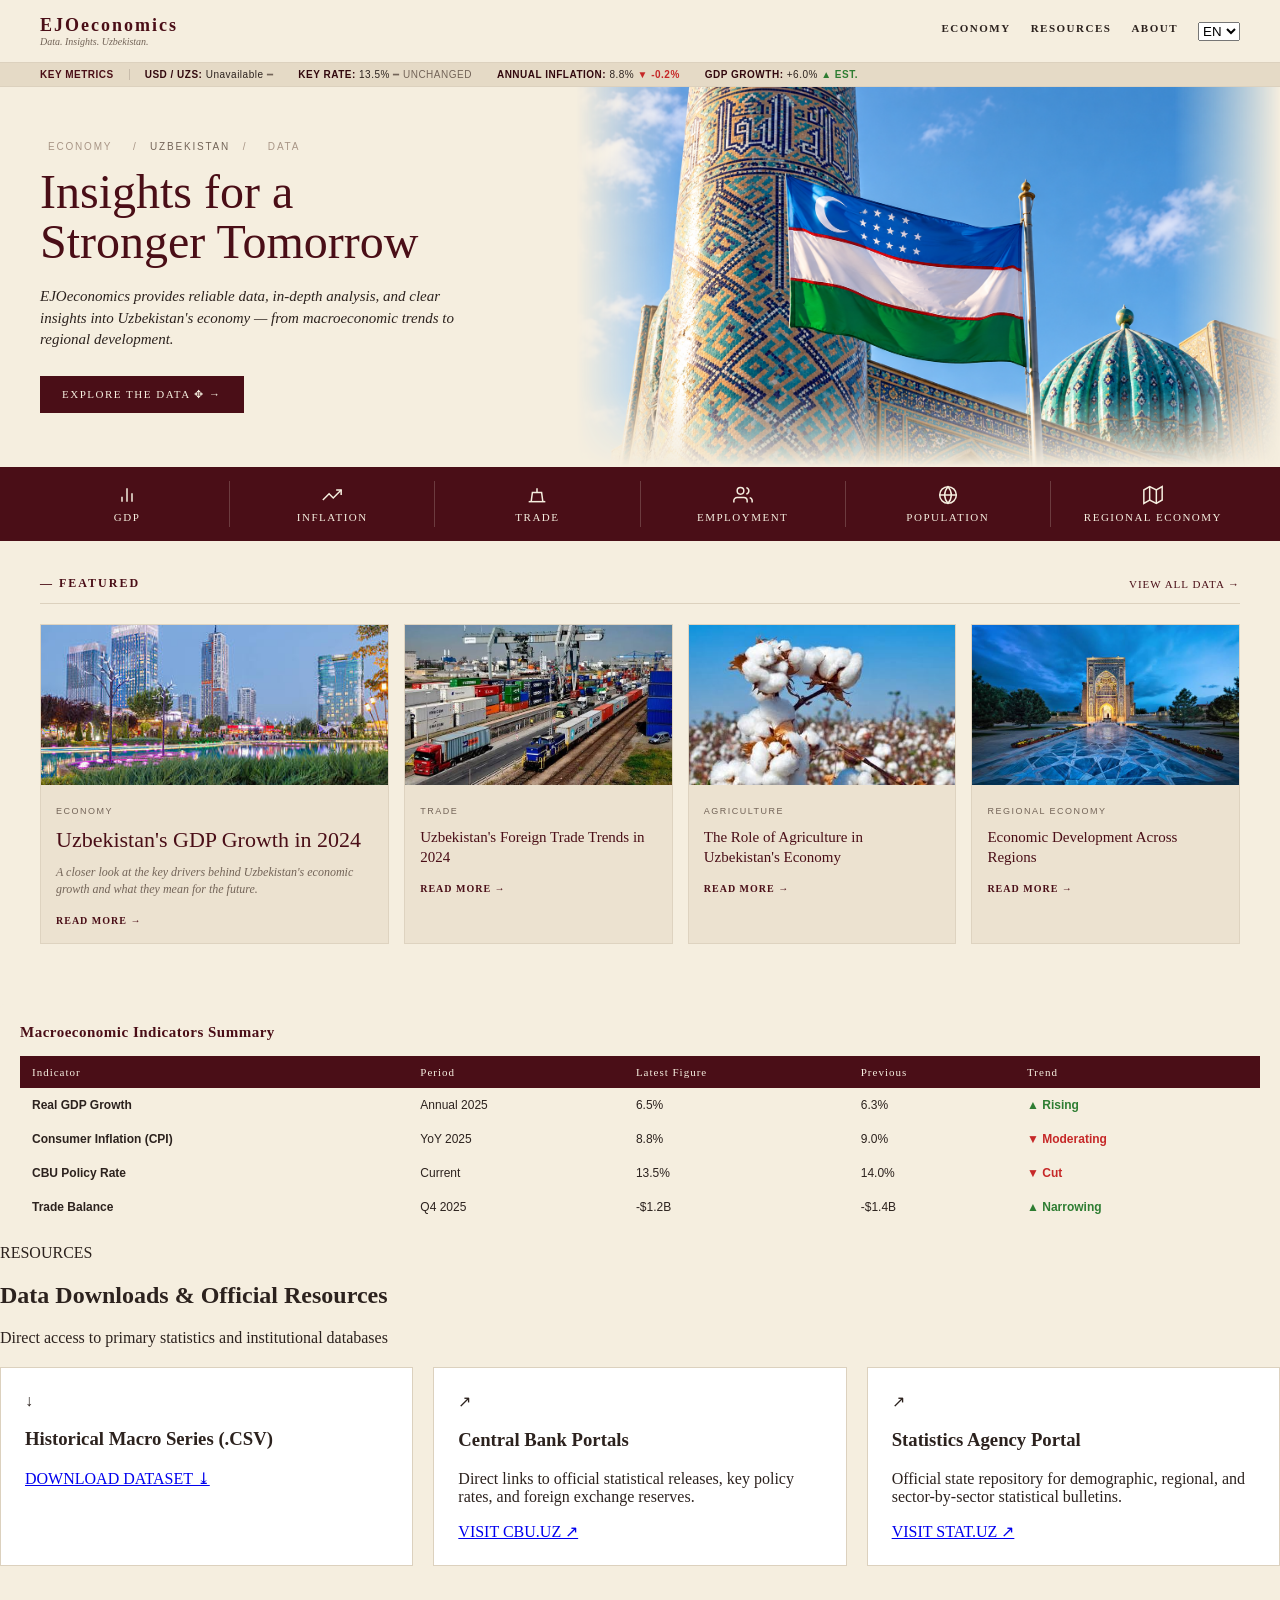
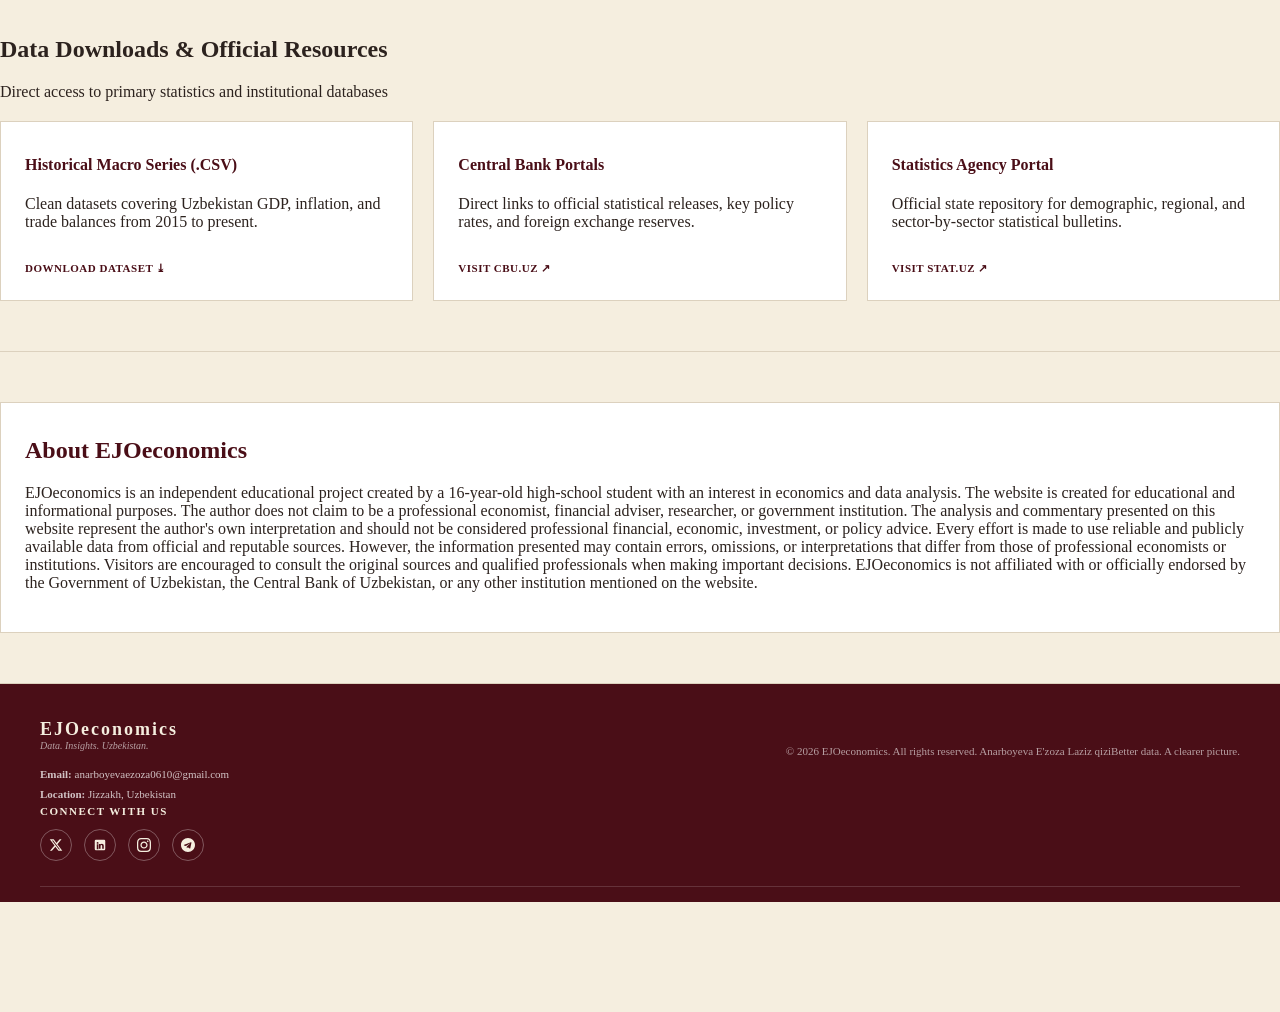
<file: EJOeconomics/index.html>
<!DOCTYPE html>
<html lang="en">

<head>
    <meta charset="UTF-8">
    <meta name="viewport" content="width=device-width, initial-scale=1.0">
    <title>EJOeconomics — Data. Insights. Uzbekistan.</title>
    <link rel="stylesheet" href="style.css">
</head>

<body>

    <!-- TOP NAVIGATION WITH UNIVERSAL DROPDOWNS -->
    <nav class="main-nav">
        <div class="logo-group">
            <div class="logo-text">
                <span class="logo-title">EJOeconomics</span>
                <span class="logo-tagline" data-i18n="logoTagline">Data. Insights. Uzbekistan.</span>
            </div>
        </div>

        <div class="nav-links">
           <div class="nav-links">
    <a href="#economy" data-i18n="navEconomy">ECONOMY</a>

    <a href="#resources" data-i18n="navResources">RESOURCES</a>

    <a href="#about" data-i18n="navAbout">ABOUT</a>
</div>
        <div class="nav-actions">
            <!-- LANGUAGE SWITCHER DROPDOWN -->
            <div class="lang-selector-container">
                <select id="languageSelect" class="lang-dropdown" onchange="changeLanguage(this.value)" aria-label="Select Language">
                    <option value="en" selected>EN</option>
                    <option value="uz">UZ</option>
                    <option value="ru">RU</option>
                </select>
            </div>

    </nav>

    <!-- REAL-TIME ECONOMIC TICKER BAR -->
    <div class="ticker-bar">
        <div class="ticker-label" data-i18n="keyMetrics">KEY METRICS</div>
        <div class="ticker-content">
            <span class="ticker-item"><strong>USD / UZS:</strong> <span id="usd-rate">Loading...</span> <span id="usd-change" class="neutral">━</span></span>
            <span class="ticker-item"><strong data-i18n="tickerKeyRate">KEY RATE:</strong> 13.5% <span class="neutral" data-i18n="unchanged">━ UNCHANGED</span></span>
            <span class="ticker-item"><strong data-i18n="tickerInflation">ANNUAL INFLATION:</strong> 8.8% <span class="down">▼ -0.2%</span></span>
            <span class="ticker-item"><strong data-i18n="tickerGdp">GDP GROWTH:</strong> +6.0% <span class="up" data-i18n="est">▲ EST.</span></span>
        </div>
    </div>

    <!-- HERO SECTION -->
    <section class="hero">
        <div class="hero-content">
            <div class="breadcrumb">
                <span data-i18n="navEconomy">ECONOMY</span> <span>/</span> UZBEKISTAN <span>/</span> <span data-i18n="navData">DATA</span>
            </div>
            <h1 data-i18n="heroTitle">Insights for a<br>Stronger Tomorrow</h1>
            <p class="hero-description" data-i18n="heroDesc">
                EJOeconomics provides reliable data, in-depth analysis,
                and clear insights into Uzbekistan's economy — from
                macroeconomic trends to regional development.
            </p>
            <a href="#data" class="hero-button">
                <span data-i18n="exploreData">EXPLORE THE DATA</span> <span>✥ →</span>
            </a>
        </div>

        <div class="hero-image">
            <img src="samarkandwithflag.png" alt="Samarkand Registan, Uzbekistan">
        </div>
    </section>

    <!-- TOPIC BAR -->
    <section class="topic-bar">
        <a href="#gdp">
            <svg class="topic-svg" viewBox="0 0 24 24" fill="none" stroke="currentColor" stroke-width="1.8">
                <line x1="18" y1="20" x2="18" y2="10"></line>
                <line x1="12" y1="20" x2="12" y2="4"></line>
                <line x1="6" y1="20" x2="6" y2="14"></line>
            </svg>
            <span data-i18n="topicGdp">GDP</span>
        </a>
        <a href="#inflation">
            <svg class="topic-svg" viewBox="0 0 24 24" fill="none" stroke="currentColor" stroke-width="1.8">
                <polyline points="23 6 13.5 15.5 8.5 10.5 1 18"></polyline>
                <polyline points="17 6 23 6 23 12"></polyline>
            </svg>
            <span data-i18n="topicInflation">INFLATION</span>
        </a>
        <a href="#trade">
            <svg class="topic-svg" viewBox="0 0 24 24" fill="none" stroke="currentColor" stroke-width="1.8">
                <path d="M2 20h20"></path>
                <path d="M5 20l1.5-11h11L19 20"></path>
                <path d="M12 4v5"></path>
            </svg>
            <span data-i18n="topicTrade">TRADE</span>
        </a>
        <a href="#employment">
            <svg class="topic-svg" viewBox="0 0 24 24" fill="none" stroke="currentColor" stroke-width="1.8">
                <path d="M17 21v-2a4 4 0 0 0-4-4H5a4 4 0 0 0-4 4v2"></path>
                <circle cx="9" cy="7" r="4"></circle>
                <path d="M23 21v-2a4 4 0 0 0-3-3.87"></path>
                <path d="M16 3.13a4 4 0 0 1 0 7.75"></path>
            </svg>
            <span data-i18n="topicEmployment">EMPLOYMENT</span>
        </a>
        <a href="#population">
            <svg class="topic-svg" viewBox="0 0 24 24" fill="none" stroke="currentColor" stroke-width="1.8">
                <circle cx="12" cy="12" r="10"></circle>
                <line x1="2" y1="12" x2="22" y2="12"></line>
                <path d="M12 2a15.3 15.3 0 0 1 4 10 15.3 15.3 0 0 1-4 10 15.3 15.3 0 0 1-4-10 15.3 15.3 0 0 1 4-10z"></path>
            </svg>
            <span data-i18n="topicPopulation">POPULATION</span>
        </a>
        <a href="regions.html">
            <svg class="topic-svg" viewBox="0 0 24 24" fill="none" stroke="currentColor" stroke-width="1.8">
                <polygon points="1 6 1 22 8 18 16 22 23 18 23 2 16 6 8 2 1 6"></polygon>
                <line x1="8" y1="2" x2="8" y2="18"></line>
                <line x1="16" y1="6" x2="16" y2="22"></line>
            </svg>
            <span data-i18n="topicRegional">REGIONAL ECONOMY</span>
        </a>
    </section>

    <!-- FEATURED SECTION -->
    <section class="featured" id="featured">
        <div class="featured-header">
            <span class="featured-label" data-i18n="labelFeatured">— FEATURED</span>
            <a href="#data" data-i18n="viewAllData">VIEW ALL DATA →</a>
        </div>

        <div class="featured-grid">
            <article class="featured-main">
                <div class="card-image">
                    <img src="gdp.jpg" alt="Tashkent Skyline">
                </div>
                <div class="card-body">
                    <span class="category-tag" data-i18n="navEconomy">ECONOMY</span>
                    <h2 data-i18n="feat1Title">Uzbekistan's GDP<br>Growth in 2024</h2>
                    <p data-i18n="feat1Desc">A closer look at the key drivers behind Uzbekistan's economic growth and what they mean for the future.</p>
                    <a href="#" class="read-more" data-i18n="readMore">READ MORE →</a>
                </div>
            </article>

            <article class="featured-card">
                <div class="card-image">
                    <img src="transport.jpg" alt="Registan Blue Domes">
                </div>
                <div class="card-body">
                    <span class="category-tag" data-i18n="topicTrade">TRADE</span>
                    <h3 data-i18n="feat2Title">Uzbekistan's Foreign Trade Trends in 2024</h3>
                    <a href="#" class="read-more" data-i18n="readMore">READ MORE →</a>
                </div>
            </article>

            <article class="featured-card">
                <div class="card-image">
                    <img src="cotton.jpg" alt="Cotton Fields">
                </div>
                <div class="card-body">
                    <span class="category-tag" data-i18n="tagAgri">AGRICULTURE</span>
                    <h3 data-i18n="feat3Title">The Role of Agriculture in Uzbekistan's Economy</h3>
                    <a href="#" class="read-more" data-i18n="readMore">READ MORE →</a>
                </div>
            </article>

            <article class="featured-card">
                <div class="card-image">
                    <img src="regional.jpg" alt="Modern Tashkent City">
                </div>
                <div class="card-body">
                    <span class="category-tag" data-i18n="topicRegional">REGIONAL ECONOMY</span>
                    <h3 data-i18n="feat4Title">Economic Development Across Regions</h3>
                    <a href="regions.html" class="read-more" data-i18n="readMore">READ MORE →</a>
                </div>
            </article>
        </div>
    </section>

    <!-- DATA SECTION WITH BURGUNDY CARDS -->


           <!-- MACRO SUMMARY -->
<div class="table-subcard">

    <h3 data-i18n="tableHeader">
        Makroiqtisodiy ko'rsatkichlar xulosasi
    </h3>

    <div class="table-responsive">

        <table class="data-table">

            <thead>
                <tr>
                    <th data-i18n="thIndicator">Ko'rsatkich</th>
                    <th data-i18n="thPeriod">Davr</th>
                    <th data-i18n="thLatest">So'nggi ko'rsatkich</th>
                    <th data-i18n="thPrevious">Oldingi</th>
                    <th data-i18n="thTrend">Tendimsiya</th>
                </tr>
            </thead>

            <tbody>

                <tr>
                    <td><strong data-i18n="row1Name">Haqiqiy YaIM o'sishi</strong></td>
                    <td>Annual 2025</td>
                    <td>6.5%</td>
                    <td>6.3%</td>
                    <td class="trend-up" data-i18n="trendRising">▲ O'smoqda</td>
                </tr>

                <tr>
                    <td><strong data-i18n="row2Name">Iste'mol inflyatsiyasi (CPI)</strong></td>
                    <td>YoY 2025</td>
                    <td>8.8%</td>
                    <td>9.0%</td>
                    <td class="trend-down" data-i18n="trendModerating">▼ Sekinlashmoqda</td>
                </tr>

                <tr>
                    <td><strong data-i18n="row3Name">MB Asosiy stavkasi</strong></td>
                    <td data-i18n="periodCurrent">Hozirgi</td>
                    <td>13.5%</td>
                    <td>14.0%</td>
                    <td class="trend-down" data-i18n="trendCut">▼ Pasaytirildi</td>
                </tr>

                <tr>
                    <td><strong data-i18n="row4Name">Savdo balansi</strong></td>
                    <td>Q4 2025</td>
                    <td>-$1.2B</td>
                    <td>-$1.4B</td>
                    <td class="trend-up" data-i18n="trendNarrowing">▲ Qisqarmoqda</td>
                </tr>

            </tbody>

        </table>

    </div>

</div>


<!-- ================= RESOURCES ================= -->
<section class="resources-section-card">

    <div class="resources-header">

        <span class="section-eyebrow" data-i18n="resourcesEyebrow">
            RESOURCES
        </span>

        <h2 data-i18n="resourcesHeader">
            Ma'lumotlarni yuklab olish va rasmiy resurslar
        </h2>

        <p data-i18n="resourcesSubheader">
            Birlamchi statistik ma'lumotlar va institutsional
            bazalarga to'g'ridan-to'g'ri kirish
        </p>

    </div>


    <div class="resources-grid">

        <article class="resource-card">

            <div class="resource-icon">
                ↓
            </div>

            <h3 data-i18n="res1Title">
                Tarixiy makro seriyalar (.CSV)
            </h3>

            <a href="#" class="resource-link" data-i18n="downloadDataset">
                YUKLAB OLISH ⤓
            </a>

        </article>


        <article class="resource-card">

            <div class="resource-icon">
                ↗
            </div>

            <h3 data-i18n="res2Title">
                Markaziy bank portali
            </h3>

            <p data-i18n="res2Desc">
                Rasmiy statistik nashrlar, asosiy siyosat stavkalari
                va valyuta zaxiralariga to'g'ridan-to'g'ri havolalar.
            </p>

            <a href="https://cbu.uz"
               target="_blank"
               class="resource-link">
                VISIT CBU.UZ ↗
            </a>

        </article>


        <article class="resource-card">

            <div class="resource-icon">
                ↗
            </div>

            <h3 data-i18n="res3Title">
                Statistika agentligi portali
            </h3>

            <p data-i18n="res3Desc">
                Demografik, hududiy va tarmoqlar bo'yicha
                rasmiy davlat statistik byulletenlari ombori.
            </p>

            <a href="https://stat.uz"
               target="_blank"
               class="resource-link">
                VISIT STAT.UZ ↗
            </a>

        </article>

    </div>

</section>


    <!-- RESOURCES SECTION WITH MATCHING BURGUNDY CARDS -->
    <section id="resources" class="resources-section">
        <div class="container">
            <div class="section-header">
                <h2 data-i18n="resourcesHeader">Data Downloads & Official Resources</h2>
                <p data-i18n="resourcesSubheader">Direct access to primary statistics and institutional databases</p>
            </div>
            <div class="resources-grid">
                <div class="burgundy-card resource-card">
                    <h4 data-i18n="res1Title">Historical Macro Series (.CSV)</h4>
                    <p data-i18n="res1Desc">Clean datasets covering Uzbekistan GDP, inflation, and trade balances from 2015 to present.</p>
                    <a href="#" class="download-link" data-i18n="downloadDataset">DOWNLOAD DATASET ⤓</a>
                </div>
                <div class="burgundy-card resource-card">
                    <h4 data-i18n="res2Title">Central Bank Portals</h4>
                    <p data-i18n="res2Desc">Direct links to official statistical releases, key policy rates, and foreign exchange reserves.</p>
                    <a href="https://cbu.uz" target="_blank" class="download-link">VISIT CBU.UZ ↗</a>
                </div>
                <div class="burgundy-card resource-card">
                    <h4 data-i18n="res3Title">Statistics Agency Portal</h4>
                    <p data-i18n="res3Desc">Official state repository for demographic, regional, and sector-by-sector statistical bulletins.</p>
                    <a href="https://stat.uz" target="_blank" class="download-link">VISIT STAT.UZ ↗</a>
                </div>
            </div>
        </div>
    </section>

    <!-- ABOUT SECTION -->
    <section id="about" class="about-section">
        <div class="container">
            <div class="burgundy-card about-card">
                <h2 data-i18n="aboutHeader">About EJOeconomics</h2>
               <p data-i18n="aboutBody">
    EJOeconomics is an independent educational project created by a 16-year-old high-school student with an interest in economics and data analysis.

    The website is created for educational and informational purposes. The author does not claim to be a professional economist, financial adviser, researcher, or government institution. The analysis and commentary presented on this website represent the author's own interpretation and should not be considered professional financial, economic, investment, or policy advice.

    Every effort is made to use reliable and publicly available data from official and reputable sources. However, the information presented may contain errors, omissions, or interpretations that differ from those of professional economists or institutions. Visitors are encouraged to consult the original sources and qualified professionals when making important decisions.

    EJOeconomics is not affiliated with or officially endorsed by the Government of Uzbekistan, the Central Bank of Uzbekistan, or any other institution mentioned on the website.
</p>
        </div>
    </section>

    <!-- FOOTER -->
    <footer class="site-footer" id="contact">
        <div class="footer-top">
            <div class="footer-brand">
                <div class="logo-text">
                    <span class="logo-title">EJOeconomics</span>
                    <span class="logo-tagline" data-i18n="logoTagline">Data. Insights. Uzbekistan.</span>
                </div>
                <div class="footer-contact-details">
                    <p><strong>Email:</strong> anarboyevaezoza0610@gmail.com</p>
                    <p><strong data-i18n="locationLabel">Location:</strong> Jizzakh, Uzbekistan</p>
                 </div>

            
            
            <div class="footer-socials-official">
                <span class="social-label" data-i18n="connectUs">CONNECT WITH US</span>
                <div class="official-social-grid">
                    <a href="#" class="social-btn-official" aria-label="X (Twitter)">
                        <svg viewBox="0 0 24 24" fill="currentColor">
                            <path d="M18.244 2.25h3.308l-7.227 8.26 8.502 11.24H16.17l-5.214-6.817L4.99 21.75H1.68l7.73-8.835L1.254 2.25H8.08l4.713 6.231zm-1.161 17.52h1.833L7.084 4.126H5.117z"/>
                        </svg>
                    </a>
                    <a href="#" class="social-btn-official" aria-label="LinkedIn">
                        <svg viewBox="0 0 24 24" fill="currentColor">
                            <path d="M19 3a2 2 0 0 1 2 2v14a2 2 0 0 1-2 2H5a2 2 0 0 1-2-2V5a2 2 0 0 1 2-2h14m-.5 15.5v-5.3a3.26 3.26 0 0 0-3.26-3.26c-.85 0-1.84.52-2.28 1.3v-1.11h-2.79v8.37h2.79v-4.93c0-.77.62-1.4 1.39-1.4a1.4 1.4 0 0 1 1.4 1.4v4.93h2.75M6.46 10.9v8.37H9.25V10.9H6.46M7.86 6.78a1.62 1.62 0 1 0 0 3.24 1.62 1.62 0 0 0 0-3.24z"/>
                        </svg>
                    </a>
                    <a href="#" class="social-btn-official" aria-label="Instagram">
                        <svg viewBox="0 0 24 24" fill="currentColor">
                            <path d="M12 2.163c3.204 0 3.584.012 4.85.07 3.252.148 4.771 1.691 4.919 4.919.058 1.265.069 1.645.069 4.849 0 3.205-.012 3.584-.069 4.849-.149 3.225-1.664 4.771-4.919 4.919-1.266.058-1.644.07-4.85.07-3.204 0-3.584-.012-4.849-.07-3.26-.149-4.771-1.699-4.919-4.92-.058-1.265-.07-1.644-.07-4.849 0-3.204.013-3.583.07-4.849.149-3.227 1.664-4.771 4.919-4.919 1.266-.057 1.645-.069 4.849-.069zm0-2.163c-3.259 0-3.667.014-4.947.072-4.358.2-6.78 2.618-6.98 6.98-.059 1.281-.073 1.689-.073 4.948 0 3.259.014 3.668.072 4.948.2 4.358 2.618 6.78 6.98 6.98 1.281.058 1.689.072 4.948.072 3.259 0 3.668-.014 4.948-.072 4.354-.2 6.782-2.618 6.979-6.98.059-1.28.073-1.689.073-4.948 0-3.259-.014-3.667-.072-4.947-.196-4.354-2.617-6.78-6.979-6.98-1.281-.059-1.69-.073-4.949-.073zm0 5.838c-3.403 0-6.162 2.759-6.162 6.162s2.759 6.163 6.162 6.163 6.162-2.759 6.162-6.163c0-3.403-2.759-6.162-6.162-6.162zm0 10.162c-2.209 0-4-1.79-4-4 0-2.209 1.791-4 4-4s4 1.791 4 4c0 2.21-1.791 4-4 4zm6.406-11.845c-.796 0-1.441.645-1.441 1.44s.645 1.44 1.441 1.44c.795 0 1.439-.645 1.439-1.44s-.644-1.44-1.439-1.44z"/>
                        </svg>
                    </a>
                    <a href="#" class="social-btn-official" aria-label="Telegram">
                        <svg viewBox="0 0 24 24" fill="currentColor">
                            <path d="M12 0c-6.627 0-12 5.373-12 12s5.373 12 12 12 12-5.373 12-12-5.373-12-12-12zm5.894 8.221l-1.97 9.28c-.145.658-.537.818-1.084.508l-3-2.21-1.446 1.394c-.16.16-.295.295-.605.295l.213-3.053 5.56-5.023c.242-.213-.054-.333-.373-.121l-6.871 4.326-2.962-.924c-.643-.204-.657-.643.136-.953l11.57-4.458c.538-.196 1.006.128.832.941z"/>
                        </svg>
                    </a>
                </div>
            </div>
        </div>

        <div class="footer-bottom">
            <p>© 2026 EJOeconomics. All rights reserved. Anarboyeva E'zoza Laziz qizi</p>
            <p class="footer-slogan" data-i18n="slogan">Better data. A clearer picture.</p>
        </div>
    </footer>

    <!-- INTERACTIVE DATA SWITCHER & MULTI-LANGUAGE SCRIPT -->
    <script>
    // TRANSLATIONS DICTIONARY (EN, UZ, RU)
    const translations = {
        en: {
            logoTagline: "Data. Insights. Uzbekistan.",
            navHome: "HOME",
            navEconomy: "ECONOMY",
            navMacro: "Macroeconomics",
            navFiscal: "Fiscal & Monetary Policy",
            navBanking: "Banking & Finance",
            navTrade: "Trade & Investment",
            navData: "DATA",
            navGdpGrowth: "GDP & Sectoral Growth",
            navInflationCpi: "Inflation & Price Indices",
            navKeyRate: "Central Bank Policy Rates",
            navFx: "Exchange Rates & FX",
            navInsights: "INSIGHTS",
            navBriefs: "Policy Briefs",
            navMarket: "Market Analysis",
            navColumns: "Expert Columns",
            navOutlooks: "Regional Outlooks",
            navAbout: "ABOUT",
            navResources: "RESOURCES",
            navDatasets: "Dataset Downloads (.CSV)",
            navPortals: "Stat.uz & CBU Portals",
            navBriefsAnnual: "Annual Economic Briefs",
            searchPlaceholder: "Search...",
            contactUs: "CONTACT US",
            keyMetrics: "KEY METRICS",
            tickerKeyRate: "KEY RATE:",
            unchanged: "━ UNCHANGED",
            tickerInflation: "ANNUAL INFLATION:",
            tickerGdp: "GDP GROWTH:",
            est: "▲ EST.",
            heroTitle: "Insights for a<br>Stronger Tomorrow",
            heroDesc: "EJOeconomics provides reliable data, in-depth analysis, and clear insights into Uzbekistan's economy — from macroeconomic trends to regional development.",
            exploreData: "EXPLORE THE DATA",
            topicGdp: "GDP",
            topicInflation: "INFLATION",
            topicTrade: "TRADE",
            topicEmployment: "EMPLOYMENT",
            topicPopulation: "POPULATION",
            topicRegional: "REGIONAL ECONOMY",
            labelFeatured: "— FEATURED",
            viewAllData: "VIEW ALL DATA →",
            readMore: "READ MORE →",
            tagAgri: "AGRICULTURE",
            feat1Title: "Uzbekistan's GDP Growth in 2024",
            feat1Desc: "A closer look at the key drivers behind Uzbekistan's economic growth and what they mean for the future.",
            feat2Title: "Uzbekistan's Foreign Trade Trends in 2024",
            feat3Title: "The Role of Agriculture in Uzbekistan's Economy",
            feat4Title: "Economic Development Across Regions",
            dataHeader: "Economic Data & Key Indicators",
            dataSubheader: "Historical series and macro metrics for Uzbekistan",
            tabGdp: "GDP Growth",
            tabInflation: "Inflation Rate",
            tabKeyRate: "Central Bank Key Rate",
            dataSource: "Source: Agency Statistics of Uzbekistan",
            tableHeader: "Macroeconomic Indicators Summary",
            thIndicator: "Indicator",
            thPeriod: "Period",
            thLatest: "Latest Figure",
            thPrevious: "Previous",
            thTrend: "Trend",
            row1Name: "Real GDP Growth",
            row2Name: "Consumer Inflation (CPI)",
            row3Name: "CBU Policy Rate",
            row4Name: "Trade Balance",
            periodCurrent: "Current",
            trendRising: "▲ Rising",
            trendModerating: "▼ Moderating",
            trendCut: "▼ Cut",
            trendNarrowing: "▲ Narrowing",
            insightsHeader: "Policy Briefs & Insights",
            insightsSubheader: "Expert commentary and structural economic analysis",
            tagMonetary: "MONETARY POLICY",
            tagFiscal: "FISCAL REFORM",
            brief1Title: "Inflation Targeting & FX Stability in Central Asia",
            brief1Desc: "An evaluation of modern Central Bank operations amidst shifting global trade corridors.",
            brief2Title: "Privatization & State-Owned Enterprise Restructuring",
            brief2Desc: "Key outcomes from the ongoing liberalization of state assets across industrial sectors.",
            brief3Title: "Industrial Zones & Agricultural Productivity",
            brief3Desc: "Mapping regional output variations and infrastructure investment impact in Uzbekistan.",
            readBrief: "READ BRIEF →",
            resourcesHeader: "Data Downloads & Official Resources",
            resourcesSubheader: "Direct access to primary statistics and institutional databases",
            res1Title: "Historical Macro Series (.CSV)",
            res1Desc: "Clean datasets covering Uzbekistan GDP, inflation, and trade balances from 2015 to present.",
            res2Title: "Central Bank Portals",
            res2Desc: "Direct links to official statistical releases, key policy rates, and foreign exchange reserves.",
            res3Title: "Statistics Agency Portal",
            res3Desc: "Official state repository for demographic, regional, and sector-by-sector statistical bulletins.",
            downloadDataset: "DOWNLOAD DATASET ⤓",
            aboutHeader: "About EJOeconomics",
            aboutBody: "EJOeconomics is an independent educational project created by a 16-year-old high-school student with an interest in economics and data analysis. The website is created for educational and informational purposes. The author does not claim to be a professional economist, financial adviser, researcher, or government institution. The analysis and commentary presented on this website represent the author's own interpretation and should not be considered professional financial, economic, investment, or policy advice. Every effort is made to use reliable and publicly available data from official and reputable sources. However, the information presented may contain errors, omissions, or interpretations that differ from those of professional economists or institutions. Visitors are encouraged to consult the original sources and qualified professionals when making important decisions. EJOeconomics is not affiliated with or officially endorsed by the Government of Uzbekistan, the Central Bank of Uzbekistan, or any other institution mentioned on the website.",
            locationLabel: "Location:",
            emailPlaceholder: "Your email address",
            subscribeBtn: "SUBSCRIBE",
            connectUs: "CONNECT WITH US",
            slogan: "Better data. A clearer picture."
        },
        uz: {
            logoTagline: "Ma'lumotlar. Tahlillar. O'zbekiston.",
            navHome: "BOSH SAHIFA",
            navEconomy: "IQTISODIYOT",
            navMacro: "Makroiqtisodiyot",
            navFiscal: "Soliq va pul-kredit siyosati",
            navBanking: "Bank va moliya",
            navTrade: "Tashqi savdo va investitsiyalar",
            navData: "MA'LUMOTLAR",
            navGdpGrowth: "YaIM va tarmoqlar o'sishi",
            navInflationCpi: "Inflyatsiya va narx indekslari",
            navKeyRate: "Markaziy bank asosiy stavkasi",
            navFx: "Valyuta kurslari",
            navInsights: "TAHLILLAR",
            navBriefs: "Siyosiy sharhlar",
            navMarket: "Bozor tahlili",
            navColumns: "Ekspert ustuni",
            navOutlooks: "Hududiy sharhlar",
            navAbout: "LOYIHA HAQIDA",
            navResources: "RESURSLAR",
            navDatasets: "Ma'lumotlar to'plami (.CSV)",
            navPortals: "Stat.uz va CBU portallari",
            navBriefsAnnual: "Yillik iqtisodiy hisobotlar",
            searchPlaceholder: "Qidirish...",
            contactUs: "BOG'LANISH",
            keyMetrics: "ASOSIY KO'RSATKICHLAR",
            tickerKeyRate: "ASOSIY STAVKA:",
            unchanged: "━ O'ZGARASIZ",
            tickerInflation: "YILLIK INFLYATSIYA:",
            tickerGdp: "YAIM O'SISHI:",
            est: "▲ TAXM.",
            heroTitle: "Mustahkam kelajak uchun<br>aniq ma'lumotlar",
            heroDesc: "EJOeconomics O'zbekiston iqtisodiyoti bo'yicha ishonchli ma'lumotlar, chuqur tahlillar va aniq tushunchalarni taqdim etadi.",
            exploreData: "MA'LUMOTLARNI KO'RISH",
            topicGdp: "YAIM",
            topicInflation: "INFLYATSIYA",
            topicTrade: "SAVDO",
            topicEmployment: "BANDLIK",
            topicPopulation: "AHOLI",
            topicRegional: "HUDUDIY IQTISODIYOT",
            labelFeatured: "— TAVSIYA ETILADI",
            viewAllData: "BARCHA MA'LUMOTLAR →",
            readMore: "BATAFSIL →",
            tagAgri: "QISHLOQ XO'JALIGI",
            feat1Title: "2024 yilda O'zbekistonda YaIM o'sishi",
            feat1Desc: "O'zbekiston iqtisodiy o'sishining asosiy omillari va kelajak istiqbollari bo'yicha tahlil.",
            feat2Title: "2024 yilda O'zbekiston tashqi savdo tendensiyalari",
            feat3Title: "O'zbekiston iqtisodiyotida qishloq xo'jaligining o'rni",
            feat4Title: "Hududlar bo'yicha iqtisodiy rivojlanish",
            dataHeader: "Iqtisodiy ko'rsatkichlar va ma'lumotlar",
            dataSubheader: "O'zbekiston bo'yicha tarixiy seriyalar va makrometrikalar",
            tabGdp: "YaIM o'sishi",
            tabInflation: "Inflyatsiya darajasi",
            tabKeyRate: "MB Asosiy stavkasi",
            dataSource: "Manba: O'zbekiston Respublikasi Statistika agentligi",
            tableHeader: "Makroiqtisodiy ko'rsatkichlar xulosasi",
            thIndicator: "Ko'rsatkich",
            thPeriod: "Davr",
            thLatest: "So'nggi ko'rsatkich",
            thPrevious: "Oldingi",
            thTrend: "Tendimsiya",
            row1Name: "Haqiqiy YaIM o'sishi",
            row2Name: "Iste'mol inflyatsiyasi (CPI)",
            row3Name: "MB Asosiy stavkasi",
            row4Name: "Savdo balansi",
            periodCurrent: "Hozirgi",
            trendRising: "▲ O'smoqda",
            trendModerating: "▼ Sekinlashmoqda",
            trendCut: "▼ Pasaytirildi",
            trendNarrowing: "▲ Qisqarmoqda",
            insightsHeader: "Tahliliy sharhlar va maqolalar",
            insightsSubheader: "Ekspertlar sharhlari va strukturaviy iqtisodiy tahlil",
            tagMonetary: "PUL-KREDIT SIYOSATI",
            tagFiscal: "SOLIQ ISLOHOTLARI",
            brief1Title: "Markaziy Osiyoda inflyatsiyani maqsadli belgilash",
            brief1Desc: "O'zgaruvchan global savdo koridorlari sharoitida zamonaviy Markaziy bank operatsiyalarini baholash.",
            brief2Title: "Xususiylashtirish va davlat korxonalarini qayta tashkil etish",
            brief2Desc: "Sanoat tarmoqlarida davlat aktivlarini liberallashtirishning asosiy natijalari.",
            brief3Title: "Sanoat zonalari va qishloq xo'jaligi undorligi",
            brief3Desc: "O'zbekistonda hududiy mahsulot hajmi o'zgarishlari va infratuzilma investitsiyalari ta'siri.",
            readBrief: "SHARHNI O'QISH →",
            resourcesHeader: "Ma'lumotlarni yuklab olish va rasmiy resurslar",
            resourcesSubheader: "Birlamchi statistik ma'lumotlar va institutsional bazalarga to'g'ridan-to'g'ri kirish",
            res1Title: "Tarixiy makro seriyalar (.CSV)",
            res1Desc: "2015 yildan hozirgi kungacha O'zbekiston YaIM, inflyatsiya va savdo balansini qamrab oluvchi toza ma'lumotlar.",
            res2Title: "Markaziy bank portali",
            res2Desc: "Rasmiy statistik nashrlar, asosiy siyosat stavkalari va valyuta zaxiralariga to'g'ridan-to'g'ri havolalar.",
            res3Title: "Statistika agentligi portali",
            res3Desc: "Demografik, hududiy va tarmoqlar bo'yicha rasmiy davlat statistik bbulletenlari ambori.",
            downloadDataset: "YUKLAB OLISH ⤓",
            aboutHeader: "EJOeconomics haqida",
            aboutBody: "EJOeconomics — O'zbekistonning makroiqtisodiy manzarasini tahlil qilishga bag'ishlangan mustaqil, ma'lumotlarga asoslangan tahririyat platformasidir. Bizning maqsadimiz таdqiqotchilar, siyosatshunoslar va biznes mutaxassislari uchun aniq va ishonchli iqtisodiy tahlillarni taqdim etishdir.",
            locationLabel: "Joylashuv:",
            stayUpdated: "YANGILIKLARDAN XABARDOR BO'LING",
            newsletterSub: "Eng so'nggi ma'lumotlar va tahlillarni pochtangizga qabul qiling.",
            emailPlaceholder: "Sizning email manzilingiz",
            subscribeBtn: "A'ZO BO'LISH",
            connectUs: "BIZ BILAN BOG'LANING",
            slogan: "Yaxshiroq ma'lumot. Aniqroq tasvir."
        },
        ru: {
            logoTagline: "Данные. Аналитика. Узбекистан.",
            navHome: "ГЛАВНАЯ",
            navEconomy: "ЭКОНОМИКА",
            navMacro: "Макроэкономика",
            navFiscal: "Бюджетно-налоговая политика",
            navBanking: "Банки и финансы",
            navTrade: "Торговля и инвестиции",
            navData: "ДАННЫЕ",
            navGdpGrowth: "Рост ВВП и отраслей",
            navInflationCpi: "Инфляция и индексы цен",
            navKeyRate: "Ключевая ставка ЦБ",
            navFx: "Курсы валют",
            navInsights: "АНАЛИТИКА",
            navBriefs: "Аналитические записки",
            navMarket: "Анализ рынка",
            navColumns: "Мнения экспертов",
            navOutlooks: "Региональные обзоры",
            navAbout: "О НАС",
            navResources: "РЕСУРСЫ",
            navDatasets: "Скачать данные (.CSV)",
            navPortals: "Порталы Stat.uz и ЦБ",
            navBriefsAnnual: "Ежегодные обзоры",
            searchPlaceholder: "Поиск...",
            contactUs: "КОНТАКТЫ",
            keyMetrics: "КЛЮЧЕВЫЕ ПОКАЗАТЕЛИ",
            tickerKeyRate: "СТАВКА ЦБ:",
            unchanged: "━ БЕЗ ИЗМЕНЕНИЙ",
            tickerInflation: "ИНФЛЯЦИЯ:",
            tickerGdp: "РОСТ ВВП:",
            est: "▲ ОЦЕНКА",
            heroTitle: "Аналитика для<br>уверенного будущего",
            heroDesc: "EJOeconomics предоставляет надежные данные, глубокий анализ и четкое понимание экономики Узбекистана.",
            exploreData: "ОБЗОР ДАННЫХ",
            topicGdp: "ВВП",
            topicInflation: "ИНФЛЯЦИЯ",
            topicTrade: "ТОРГОВЛЯ",
            topicEmployment: "ЗАНЯТОСТЬ",
            topicPopulation: "НАСЕЛЕНИЕ",
            topicRegional: "РЕГИОНАЛЬНАЯ ЭКОНОМИКА",
            labelFeatured: "— ИЗБРАННОЕ",
            viewAllData: "ВСЕ ДАННЫЕ →",
            readMore: "ПОДРОБНЕЕ →",
            tagAgri: "СЕЛЬСКОЕ ХОЗЯЙСТВО",
            feat1Title: "Рост ВВП Узбекистана в 2024 году",
            feat1Desc: "Подробный обзор ключевых факторов экономического роста Узбекистана и их значения для будущего.",
            feat2Title: "Тенденции внешней торговли Узбекистана в 2024 году",
            feat3Title: "Роль сельского хозяйства в экономике Узбекистана",
            feat4Title: "Экономическое развитие регионов",
            dataHeader: "Экономические данные и показатели",
            dataSubheader: "Исторические ряды и макроэкономические метрики Узбекистана",
            tabGdp: "Рост ВВП",
            tabInflation: "Уровень инфляции",
            tabKeyRate: "Ключевая ставка ЦБ",
            dataSource: "Источник: Агентство статистики Узбекистана",
            tableHeader: "Сводка макроэкономических показателей",
            thIndicator: "Показатель",
            thPeriod: "Период",
            thLatest: "Последнее значение",
            thPrevious: "Предыдущее",
            thTrend: "Тренды",
            row1Name: "Реальный рост ВВП",
            row2Name: "Потребительская инфляция (ИПЦ)",
            row3Name: "Ставка ЦБ",
            row4Name: "Торговый баланс",
            periodCurrent: "Текущий",
            trendRising: "▲ Рост",
            trendModerating: "▼ Замедление",
            trendCut: "▼ Снижение",
            trendNarrowing: "▲ Сокращение",
            insightsHeader: "Аналитические обзоры",
            insightsSubheader: "Экспертные комментарии и структурный экономический анализ",
            tagMonetary: "ДЕНЕЖНО-КРЕДИТНАЯ ПОЛИТИКА",
            tagFiscal: "ФИСКАЛЬНАЯ РЕФОРМА",
            brief1Title: "Таргетирование инфляции и стабильность валюты",
            brief1Desc: "Оценка операций Центрального банка в условиях меняющихся глобальных торговых коридоров.",
            brief2Title: "Приватизация и реструктуризация госпредприятий",
            brief2Desc: "Ключевые результаты либерализации государственных активов в промышленных секторах.",
            brief3Title: "Промышленные зоны и производительность сельхозсектора",
            brief3Desc: "Анализ регионального производства и влияния инфраструктурных инвестиций.",
            readBrief: "ЧИТАТЬ ОБЗОР →",
            resourcesHeader: "Загрузка данных и ресурсы",
            resourcesSubheader: "Прямой доступ к первичной статистике и институциональным базам данных",
            res1Title: "Исторические данные (.CSV)",
            res1Desc: "Базы данных по ВВП, инфляции и торговому балансу Узбекистана с 2015 года.",
            res2Title: "Портал Центрального банка",
            res2Desc: "Прямые ссылки на официальные статистические релизы, ключевые ставки и валютные резервы.",
            res3Title: "Портал Агентства статистики",
            res3Desc: "Официальный репозиторий демографических, региональных и отраслевых бюллетеней.",
            downloadDataset: "СКАЧАТЬ ДАННЫЕ ⤓",
            aboutHeader: "О проекте EJOeconomics",
            aboutBody: "EJOeconomics — это независимая аналитическая платформа, посвященная макроэкономическому ландшафту Узбекистана. Наша миссия — предоставлять точную и надежную экономическую аналитику.",
            locationLabel: "Локация:",
            stayUpdated: "БУДЬТЕ В КУРСЕ",
            newsletterSub: "Получайте свежие данные и аналитику прямо на вашу почту.",
            emailPlaceholder: "Ваш e-mail",
            subscribeBtn: "ПОДПИСАТЬСЯ",
            connectUs: "СВЯЗАТЬСЯ С НАМИ",
            slogan: "Лучше данные. Четче картина."
        }
    };

    // CHANGE LANGUAGE FUNCTION
    function changeLanguage(lang) {
        localStorage.setItem('ejo_selected_lang', lang);

        // Update Text Elements
        const elements = document.querySelectorAll('[data-i18n]');
        elements.forEach(el => {
            const key = el.getAttribute('data-i18n');
            if (translations[lang] && translations[lang][key]) {
                el.innerHTML = translations[lang][key];
            }
        });

        // Update Placeholders
        const placeholders = document.querySelectorAll('[data-i18n-placeholder]');
        placeholders.forEach(el => {
            const key = el.getAttribute('data-i18n-placeholder');
            if (translations[lang] && translations[lang][key]) {
                el.placeholder = translations[lang][key];
            }
        });
    }

    // INITIALIZE SAVED LANGUAGE ON LOAD
    document.addEventListener('DOMContentLoaded', () => {
        const savedLang = localStorage.getItem('ejo_selected_lang') || 'en';
        const langSelect = document.getElementById('languageSelect');
        if (langSelect) {
            langSelect.value = savedLang;
        }
        changeLanguage(savedLang);
    });

    // INTERACTIVE TAB SWITCHER FOR CHARTS
    function switchDataTab(element, metric) {
        const buttons = document.querySelectorAll('.tab-btn');
        buttons.forEach(btn => btn.classList.remove('active'));
        if (element) {
            element.classList.add('active');
        }

        const title = document.getElementById('chart-title');
        const container = document.getElementById('chart-container');

        if (metric === 'gdp') {
            title.textContent = 'GDP Annual Growth Rate (%)';
            container.innerHTML = `
                <div class="chart-bar-group"><div class="bar" style="--bar-height: 74%;" data-value="7.4%"></div><span class="bar-label">2021</span></div>
                <div class="chart-bar-group"><div class="bar" style="--bar-height: 57%;" data-value="5.7%"></div><span class="bar-label">2022</span></div>
                <div class="chart-bar-group"><div class="bar" style="--bar-height: 60%;" data-value="6.0%"></div><span class="bar-label">2023</span></div>
                <div class="chart-bar-group"><div class="bar" style="--bar-height: 63%;" data-value="6.3%"></div><span class="bar-label">2024</span></div>
                <div class="chart-bar-group"><div class="bar active-bar" style="--bar-height: 65%;" data-value="6.5%"></div><span class="bar-label">2025</span></div>
            `;
        } else if (metric === 'inflation') {
            title.textContent = 'Consumer Price Inflation (YoY %)';
            container.innerHTML = `
                <div class="chart-bar-group"><div class="bar" style="--bar-height: 80%;" data-value="10.0%"></div><span class="bar-label">2021</span></div>
                <div class="chart-bar-group"><div class="bar" style="--bar-height: 98%;" data-value="12.3%"></div><span class="bar-label">2022</span></div>
                <div class="chart-bar-group"><div class="bar" style="--bar-height: 70%;" data-value="8.8%"></div><span class="bar-label">2023</span></div>
                <div class="chart-bar-group"><div class="bar" style="--bar-height: 78%;" data-value="9.8%"></div><span class="bar-label">2024</span></div>
                <div class="chart-bar-group"><div class="bar active-bar" style="--bar-height: 70%;" data-value="8.8%"></div><span class="bar-label">2025</span></div>
            `;
        } else if (metric === 'keyrate') {
            title.textContent = 'Central Bank Key Interest Rate (%)';
            container.innerHTML = `
                <div class="chart-bar-group"><div class="bar" style="--bar-height: 93%;" data-value="14.0%"></div><span class="bar-label">2021</span></div>
                <div class="chart-bar-group"><div class="bar" style="--bar-height: 100%;" data-value="15.0%"></div><span class="bar-label">2022</span></div>
                <div class="chart-bar-group"><div class="bar" style="--bar-height: 93%;" data-value="14.0%"></div><span class="bar-label">2023</span></div>
                <div class="chart-bar-group"><div class="bar" style="--bar-height: 90%;" data-value="13.5%"></div><span class="bar-label">2024</span></div>
                <div class="chart-bar-group"><div class="bar active-bar" style="--bar-height: 90%;" data-value="13.5%"></div><span class="bar-label">2025</span></div>
            `;
        }
    }
    // LIVE USD / UZS EXCHANGE RATE
async function updateUSDRate() {
    try {
        const response = await fetch(
            "https://cbu.uz/en/arkhiv-kursov-valyut/json/USD/"
        );

        if (!response.ok) {
            throw new Error("Could not load exchange rate");
        }

        const data = await response.json();
        const usd = data[0];

        const rate = parseFloat(usd.Rate);
        const difference = parseFloat(usd.Diff);

        document.getElementById("usd-rate").textContent =
            rate.toLocaleString("en-US", {
                minimumFractionDigits: 2,
                maximumFractionDigits: 2
            });

        const changeElement = document.getElementById("usd-change");

        if (difference > 0) {
            changeElement.textContent = "▲ +" + difference.toFixed(2);
            changeElement.className = "up";
        } else if (difference < 0) {
            changeElement.textContent = "▼ " + difference.toFixed(2);
            changeElement.className = "down";
        } else {
            changeElement.textContent = "━ 0.00";
            changeElement.className = "neutral";
        }

    } catch (error) {
        console.error("USD rate error:", error);
        document.getElementById("usd-rate").textContent = "Unavailable";
    }
}

updateUSDRate();
setInterval(updateUSDRate, 5 * 60 * 1000);
    
</script>
</body>
</html><section class="bottom-resources-section">
  <div class="bottom-resources-grid">
    
  </div>
</section>
</file>
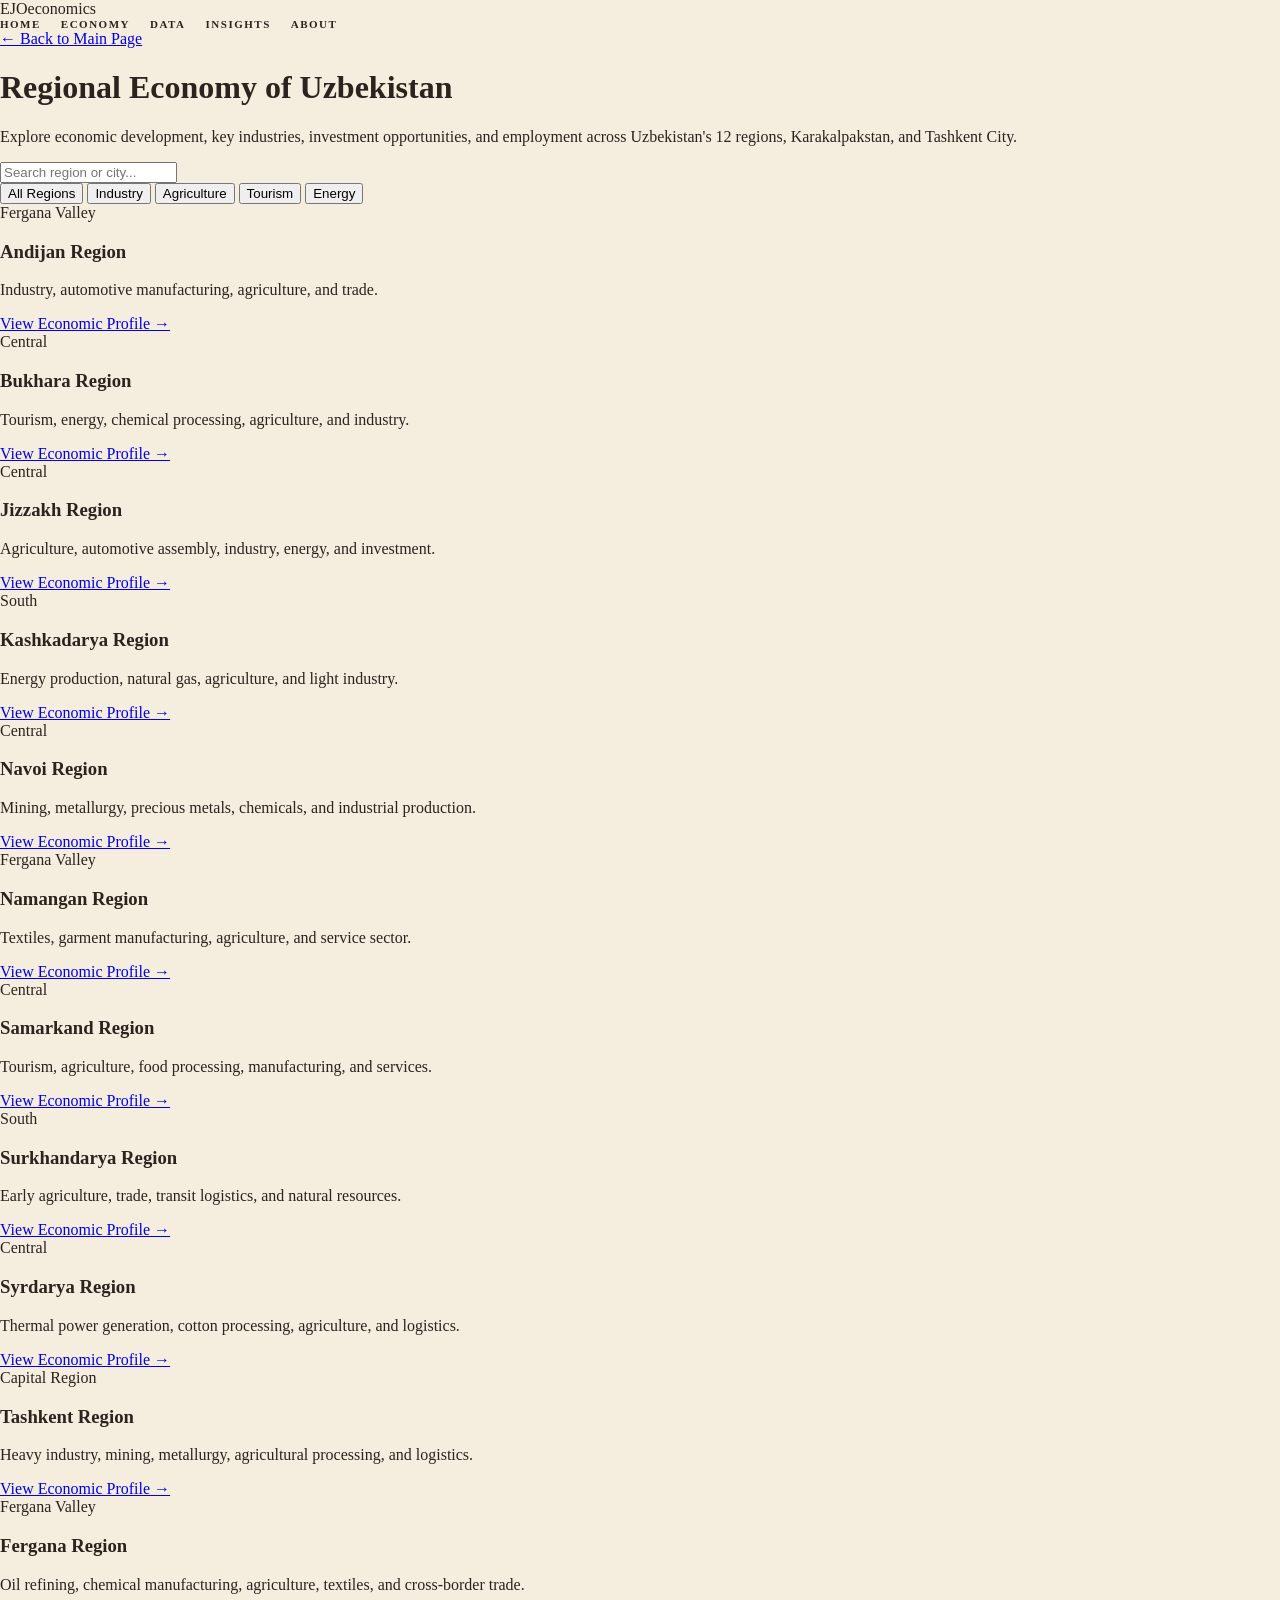
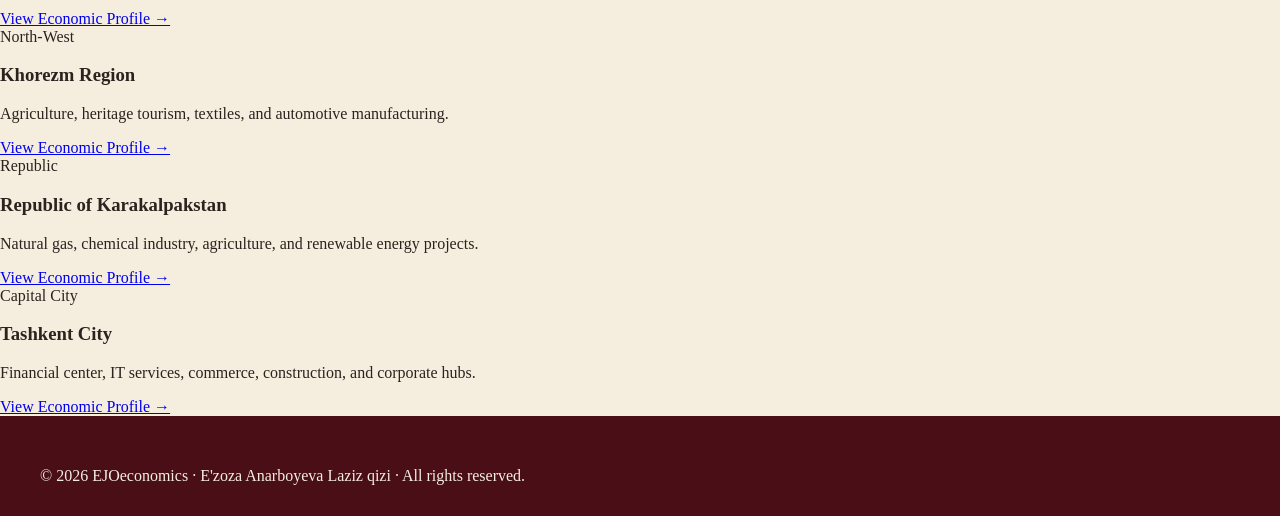
<file: EJOeconomics/regions.html>
<!DOCTYPE html>
<html lang="en">

<head>
    <meta charset="UTF-8">
    <meta name="viewport" content="width=device-width, initial-scale=1.0">
    <title>Regional Economy | EJOeconomics</title>
    <link rel="stylesheet" href="style.css">
</head>

<body>

    <!-- SITE NAVIGATION -->
    <nav>
        <div class="logo">EJOeconomics</div>
        <div class="nav-links">
            <a href="index.html">HOME</a>
            <a href="index.html#economy">ECONOMY</a>
            <a href="#data">DATA</a>
            <a href="#insights">INSIGHTS</a>
            <a href="#about">ABOUT</a>
        </div>
    </nav>

    <!-- PAGE HEADER -->
    <header class="regions-header">
        <div class="header-container">
            <a href="index.html" class="back-link">← Back to Main Page</a>
            <h1>Regional Economy of Uzbekistan</h1>
            <p>
                Explore economic development, key industries, investment opportunities, 
                and employment across Uzbekistan's 12 regions, Karakalpakstan, and Tashkent City.
            </p>
        </div>
    </header>

    <!-- FILTER & SEARCH BAR -->
    <section class="filter-section">
        <div class="filter-container">
            <input type="text" id="regionSearch" placeholder="Search region or city..." class="search-input">
            <div class="filter-buttons">
                <button class="filter-btn active" data-filter="all">All Regions</button>
                <button class="filter-btn" data-filter="industry">Industry</button>
                <button class="filter-btn" data-filter="agriculture">Agriculture</button>
                <button class="filter-btn" data-filter="tourism">Tourism</button>
                <button class="filter-btn" data-filter="energy">Energy</button>
            </div>
        </div>
    </section>

    <!-- REGIONAL CARDS GRID -->
    <main>
        <section class="regions">

            <div class="region-card" data-category="industry">
                <span class="region-badge">Fergana Valley</span>
                <h3>Andijan Region</h3>
                <p>Industry, automotive manufacturing, agriculture, and trade.</p>
                <div class="card-footer">
                    <a href="#" class="details-link">View Economic Profile →</a>
                </div>
            </div>

            <div class="region-card" data-category="tourism energy">
                <span class="region-badge">Central</span>
                <h3>Bukhara Region</h3>
                <p>Tourism, energy, chemical processing, agriculture, and industry.</p>
                <div class="card-footer">
                    <a href="#" class="details-link">View Economic Profile →</a>
                </div>
            </div>

            <div class="region-card" data-category="agriculture industry">
                <span class="region-badge">Central</span>
                <h3>Jizzakh Region</h3>
                <p>Agriculture, automotive assembly, industry, energy, and investment.</p>
                <div class="card-footer">
                    <a href="#" class="details-link">View Economic Profile →</a>
                </div>
            </div>

            <div class="region-card" data-category="energy">
                <span class="region-badge">South</span>
                <h3>Kashkadarya Region</h3>
                <p>Energy production, natural gas, agriculture, and light industry.</p>
                <div class="card-footer">
                    <a href="#" class="details-link">View Economic Profile →</a>
                </div>
            </div>

            <div class="region-card" data-category="industry">
                <span class="region-badge">Central</span>
                <h3>Navoi Region</h3>
                <p>Mining, metallurgy, precious metals, chemicals, and industrial production.</p>
                <div class="card-footer">
                    <a href="#" class="details-link">View Economic Profile →</a>
                </div>
            </div>

            <div class="region-card" data-category="agriculture industry">
                <span class="region-badge">Fergana Valley</span>
                <h3>Namangan Region</h3>
                <p>Textiles, garment manufacturing, agriculture, and service sector.</p>
                <div class="card-footer">
                    <a href="#" class="details-link">View Economic Profile →</a>
                </div>
            </div>

            <div class="region-card" data-category="tourism agriculture">
                <span class="region-badge">Central</span>
                <h3>Samarkand Region</h3>
                <p>Tourism, agriculture, food processing, manufacturing, and services.</p>
                <div class="card-footer">
                    <a href="#" class="details-link">View Economic Profile →</a>
                </div>
            </div>

            <div class="region-card" data-category="agriculture">
                <span class="region-badge">South</span>
                <h3>Surkhandarya Region</h3>
                <p>Early agriculture, trade, transit logistics, and natural resources.</p>
                <div class="card-footer">
                    <a href="#" class="details-link">View Economic Profile →</a>
                </div>
            </div>

            <div class="region-card" data-category="energy agriculture">
                <span class="region-badge">Central</span>
                <h3>Syrdarya Region</h3>
                <p>Thermal power generation, cotton processing, agriculture, and logistics.</p>
                <div class="card-footer">
                    <a href="#" class="details-link">View Economic Profile →</a>
                </div>
            </div>

            <div class="region-card" data-category="industry">
                <span class="region-badge">Capital Region</span>
                <h3>Tashkent Region</h3>
                <p>Heavy industry, mining, metallurgy, agricultural processing, and logistics.</p>
                <div class="card-footer">
                    <a href="#" class="details-link">View Economic Profile →</a>
                </div>
            </div>

            <div class="region-card" data-category="agriculture industry">
                <span class="region-badge">Fergana Valley</span>
                <h3>Fergana Region</h3>
                <p>Oil refining, chemical manufacturing, agriculture, textiles, and cross-border trade.</p>
                <div class="card-footer">
                    <a href="#" class="details-link">View Economic Profile →</a>
                </div>
            </div>

            <div class="region-card" data-category="tourism agriculture">
                <span class="region-badge">North-West</span>
                <h3>Khorezm Region</h3>
                <p>Agriculture, heritage tourism, textiles, and automotive manufacturing.</p>
                <div class="card-footer">
                    <a href="#" class="details-link">View Economic Profile →</a>
                </div>
            </div>

            <div class="region-card" data-category="energy industry">
                <span class="region-badge">Republic</span>
                <h3>Republic of Karakalpakstan</h3>
                <p>Natural gas, chemical industry, agriculture, and renewable energy projects.</p>
                <div class="card-footer">
                    <a href="#" class="details-link">View Economic Profile →</a>
                </div>
            </div>

            <div class="region-card" data-category="industry">
                <span class="region-badge">Capital City</span>
                <h3>Tashkent City</h3>
                <p>Financial center, IT services, commerce, construction, and corporate hubs.</p>
                <div class="card-footer">
                    <a href="#" class="details-link">View Economic Profile →</a>
                </div>
            </div>

        </section>
    </main>

    <!-- FOOTER -->
    <footer class="site-footer">
        <p>© 2026 EJOeconomics · E'zoza Anarboyeva Laziz qizi · All rights reserved.</p>
    </footer>

</body>
</html>
</file>
<file: EJOeconomics/style.css>
:root {
    --burgundy: #4a0e17;
    --burgundy-dark: #32080e;
    --cream-bg: #f5eedf;
    --cream-card: #ece2d0;
    --text-dark: #2c221e;
    --text-muted: #736458;
}

* {
    box-sizing: border-box;
}

body {
    background-color: var(--cream-bg);
    color: var(--text-dark);
    font-family: Georgia, "Times New Roman", serif;
    margin: 0;
    padding: 0;
}

/* NAVBAR */
.main-nav {
    background-color: var(--cream-bg);
    padding: 15px 40px;
    display: flex;
    justify-content: space-between;
    align-items: center;
    border-bottom: 1px solid #dcd1be;
}

.logo-group {
    display: flex;
    align-items: center;
}

.logo-text {
    display: flex;
    flex-direction: column;
}

.logo-title {
    font-family: Georgia, serif;
    font-weight: bold;
    letter-spacing: 2px;
    color: var(--burgundy);
    font-size: 18px;
}

.logo-tagline {
    font-size: 10px;
    font-style: italic;
    color: var(--text-muted);
}

.nav-links {
    display: flex;
    gap: 20px;
}

.nav-links a {
    color: var(--text-dark);
    text-decoration: none;
    font-family: Georgia, serif;
    font-size: 11px;
    letter-spacing: 1.5px;
    font-weight: 600;
}

.nav-links a.active,
.nav-links a:hover {
    color: var(--burgundy);
    text-decoration: underline;
}

.nav-actions {
    display: flex;
    align-items: center;
    gap: 15px;
}

/* ELEGANT INTEGRATED SEARCH BAR */
.nav-search-container {
    display: flex;
    align-items: center;
    border: 1px solid #c8bcab;
    background-color: rgba(255, 255, 255, 0.4);
    padding: 2px 6px;
}

.nav-search-container input {
    border: none;
    background: var(--burgundy);
    font-family: Franklin Gothic Medium;
    font-size: 11px;
    color: var(--text-creamy);
    padding: 4px 6px;
    outline: none;
    width: 110px;
}

.nav-search-container input::placeholder {
    color: #988879;
    font-style: italic;
}

.search-submit {
    background: none;
    border: none;
    cursor: pointer;
    padding: 0 4px;
    display: flex;
    align-items: center;
}

.search-svg {
    width: 13px;
    height: 13px;
    stroke: var(--text-muted);
}

.contact-btn {
    background-color: var(--burgundy);
    color: #ffffff;
    padding: 10px 18px;
    text-decoration: none;
    font-family: Georgia, serif;
    font-size: 11px;
    letter-spacing: 1px;
    display: inline-block;
    transition: background 0.2s ease;
}

.contact-btn:hover {
    background-color: var(--burgundy-dark);
}

/* HERO SECTION */
.hero {
    display: flex;
    min-height: 380px;
    background-color: var(--cream-bg);
    align-items: center;
}

.hero-content {
    width: 45%;
    padding: 45px 35px 45px 40px;
}

.breadcrumb {
    color: var(--text-muted);
    font-family: Arial, sans-serif;
    font-size: 10px;
    letter-spacing: 1.8px;
    margin-bottom: 15px;
}

.breadcrumb span {
    margin: 0 8px;
    color: #a99687;
}

.hero h1 {
    color: var(--burgundy);
    font-family: Georgia, serif;
    font-size: 48px;
    font-weight: normal;
    line-height: 1.05;
    margin: 0 0 18px;
}

.hero-description {
    color: var(--text-dark);
    font-family: Georgia, serif;
    font-size: 15px;
    font-style: italic;
    line-height: 1.45;
    max-width: 450px;
    margin-bottom: 25px;
}

.hero-button {
    display: inline-block;
    background-color: var(--burgundy);
    color: var(--cream-bg);
    text-decoration: none;
    font-family: Georgia, serif;
    font-size: 11px;
    letter-spacing: 1.5px;
    padding: 12px 22px;
    transition: background-color 0.2s;
}

.hero-button:hover {
    background-color: var(--burgundy-dark);
}

.hero-image {
    width: 55%;
    height: 380px;
    position: relative;
}

.hero-image img {
    width: 100%;
    height: 100%;
    object-fit: cover;
    display: block;

    -webkit-mask-image: linear-gradient(
        to right,
        transparent 0%,
        black 15%,
        black 85%,
        transparent 100%
    ),
    linear-gradient(
        to bottom,
        black 80%,
        transparent 100%
    );
    mask-image: linear-gradient(
        to right,
        transparent 0%,
        black 15%,
        black 85%,
        transparent 100%
    ),
    linear-gradient(
        to bottom,
        black 80%,
        transparent 100%
    );

    -webkit-mask-composite: source-in;
    mask-composite: intersect;
}

/* TOPIC BAR (PUBLICATION VECTOR ICONS) */
.topic-bar {
    background-color: var(--burgundy);
    display: flex;
    justify-content: space-around;
    align-items: center;
    padding: 14px 25px;
}

.topic-bar a {
    color: var(--cream-bg);
    text-decoration: none;
    font-family: Georgia, serif;
    font-size: 11px;
    letter-spacing: 1.5px;
    font-weight: 500;
    text-align: center;
    flex: 1;
    border-right: 1px solid rgba(245, 238, 223, 0.2);
    padding: 4px 0;
    display: flex;
    flex-direction: column;
    align-items: center;
    gap: 6px;
    transition: color 0.2s ease;
}

.topic-bar a:hover {
    color: #e0cca0;
}

.topic-bar a:hover .topic-svg {
    stroke: #e0cca0;
}

.topic-bar a:last-child {
    border-right: none;
}

.topic-svg {
    width: 20px;
    height: 20px;
    stroke: var(--cream-bg);
    transition: stroke 0.2s ease;
}

/* FEATURED SECTION */
.featured {
    padding: 35px 40px 60px;
    background-color: var(--cream-bg);
}

.featured-header {
    display: flex;
    justify-content: space-between;
    align-items: center;
    border-bottom: 1px solid #dcd1be;
    padding-bottom: 12px;
    margin-bottom: 20px;
}

.featured-label {
    color: var(--burgundy);
    font-size: 12px;
    letter-spacing: 2px;
    font-weight: bold;
}

.featured-header a {
    color: var(--burgundy);
    text-decoration: none;
    font-size: 11px;
    letter-spacing: 1px;
}

.featured-grid {
    display: grid;
    grid-template-columns: 1.3fr 1fr 1fr 1fr;
    gap: 15px;
}

.featured-main, .featured-card {
    background-color: var(--cream-card);
    border: 1px solid #ded3c0;
}

.featured-main .card-image img,
.featured-card .card-image img {
    width: 100%;
    height: 160px;
    object-fit: cover;
    display: block;
}

.card-body {
    padding: 15px;
}

.category-tag {
    font-family: Arial, sans-serif;
    font-size: 9px;
    letter-spacing: 1.5px;
    color: var(--text-muted);
}

.featured-main h2 {
    color: var(--burgundy);
    font-size: 22px;
    font-weight: normal;
    line-height: 1.1;
    margin: 10px 0;
}

.featured-main p {
    color: var(--text-muted);
    font-size: 12px;
    font-style: italic;
    line-height: 1.4;
}

.featured-card h3 {
    color: var(--burgundy);
    font-size: 15px;
    font-weight: normal;
    line-height: 1.3;
    margin: 10px 0;
    min-height: 40px;
}

.read-more {
    color: var(--burgundy);
    text-decoration: none;
    font-size: 10px;
    letter-spacing: 1px;
    font-weight: bold;
}

/* FOOTER WITH OFFICIAL BRAND VECTOR LOGOS */
.site-footer {
    background-color: var(--burgundy);
    color: var(--cream-bg);
    padding: 35px 40px 15px;
}

.footer-top {
    display: flex;
    justify-content: space-between;
    align-items: flex-start;
    padding-bottom: 25px;
    border-bottom: 1px solid rgba(255, 255, 255, 0.15);
}

.footer-brand .logo-title {
    color: var(--cream-bg);
}

.footer-brand .logo-tagline {
    color: rgba(255, 255, 255, 0.6);
}

.footer-contact-details {
    margin-top: 15px;
    font-size: 11px;
    color: rgba(255, 255, 255, 0.75);
    line-height: 1.6;
}

.footer-contact-details p {
    margin: 2px 0;
}

.newsletter-label strong {
    font-size: 11px;
    letter-spacing: 1.5px;
}

.newsletter-label p {
    font-size: 11px;
    margin: 3px 0 0;
    color: rgba(255, 255, 255, 0.7);
}

.subscribe-form {
    display: flex;
    margin-top: 10px;
}

.subscribe-form input {
    background: transparent;
    border: 1px solid rgba(255, 255, 255, 0.3);
    padding: 8px 12px;
    color: #ffffff;
    font-size: 12px;
    outline: none;
}

.subscribe-form input::placeholder {
    color: rgba(255, 255, 255, 0.5);
}

.subscribe-form button {
    background-color: var(--burgundy-dark);
    border: 1px solid rgba(255, 255, 255, 0.3);
    color: #ffffff;
    padding: 8px 15px;
    font-size: 11px;
    cursor: pointer;
}

.footer-socials-official {
    display: flex;
    flex-direction: column;
}

.social-label {
    font-size: 11px;
    letter-spacing: 1.5px;
    font-weight: bold;
    margin-bottom: 12px;
    color: var(--cream-bg);
}

.official-social-grid {
    display: flex;
    gap: 12px;
}

.social-btn-official {
    display: flex;
    align-items: center;
    justify-content: center;
    width: 32px;
    height: 32px;
    border: 1px solid rgba(255, 255, 255, 0.3);
    border-radius: 50%;
    color: var(--cream-bg);
    transition: all 0.2s ease;
}

.social-btn-official svg {
    width: 14px;
    height: 14px;
}

.social-btn-official:hover {
    background-color: rgba(255, 255, 255, 0.15);
    border-color: rgba(255, 255, 255, 0.6);
}

.footer-bottom {
    display: flex;
    justify-content: space-between;
    align-items: center;
    font-size: 11px;
    padding-top: 15px;
    color: rgba(255, 255, 255, 0.6);
}

.footer-links a {
    color: rgba(255, 255, 255, 0.6);
    text-decoration: none;
    margin: 0 5px;
}

.footer-links a:hover {
    color: #ffffff;
}/* DROPDOWN MENU STYLES */
.nav-dropdown {
    position: relative;
    display: inline-block;
}

.dropdown-arrow {
    font-size: 9px;
    margin-left: 2px;
}

.dropdown-menu {
    display: none;
    position: absolute;
    top: 100%;
    left: 0;
    background-color: var(--cream-card);
    border: 1px solid #dcd1be;
    min-width: 190px;
    box-shadow: 0px 8px 16px rgba(0,0,0,0.1);
    z-index: 100;
    padding: 8px 0;
}

.dropdown-menu a {
    color: var(--text-dark);
    padding: 10px 16px;
    text-decoration: none;
    display: block;
    font-family: Georgia, serif;
    font-size: 11px;
    letter-spacing: 0.5px;
    font-weight: normal;
    text-transform: none;
}

.dropdown-menu a:hover {
    background-color: var(--burgundy);
    color: var(--cream-bg);
    text-decoration: none;
}

.nav-dropdown:hover .dropdown-menu {
    display: block;
}

/* REAL-TIME ECONOMIC TICKER BAR */
.ticker-bar {
    background-color: #e5dac6;
    border-bottom: 1px solid #dcd1be;
    display: flex;
    align-items: center;
    font-family: Arial, sans-serif;
    font-size: 10px;
    letter-spacing: 0.5px;
    padding: 6px 40px;
}

.ticker-label {
    font-weight: bold;
    color: var(--burgundy);
    padding-right: 15px;
    border-right: 1px solid #c8bcab;
    margin-right: 15px;
}

.ticker-content {
    display: flex;
    gap: 25px;
    color: var(--text-dark);
}

.ticker-item strong {
    color: var(--burgundy-dark);
}

.ticker-item .up {
    color: #2e7d32;
    font-weight: bold;
}

.ticker-item .down {
    color: #c62828;
    font-weight: bold;
}

.ticker-item .neutral {
    color: var(--text-muted);
}/* INSIGHTS SECTION */
.insights-section, .resources-section, .about-section {
    padding: 50px 0;
    border-bottom: 1px solid #dcd1be;
}

.insights-grid, .resources-grid {
    display: grid;
    grid-template-columns: repeat(auto-fit, minmax(280px, 1fr));
    gap: 20px;
    margin-top: 20px;
}

.insight-card, .resource-card, .about-card {
    background: #ffffff;
    border: 1px solid #dcd1be;
    padding: 24px;
}

.insight-card h3, .resource-card h4, .about-card h2 {
    font-family: Georgia, serif;
    color: var(--burgundy, #4a0e17);
    margin-top: 10px;
}

.download-link {
    display: inline-block;
    margin-top: 15px;
    font-size: 11px;
    font-weight: bold;
    color: var(--burgundy, #4a0e17);
    text-decoration: none;
    letter-spacing: 0.5px;
}

.download-link:hover {
    text-decoration: underline;
}/* ==========================================
   UPDATED: BURGUNDY CARDS & SUB-CARD GRID
   ========================================== */

/* Main Container for Bottom Section */
.bottom-resources-section {
  padding: 50px 40px 60px;
  background-color: var(--cream-bg);
  border-top: 1px solid var(--border-color);
}

.bottom-resources-grid {
  display: grid;
  grid-template-columns: repeat(2, 1fr);
  gap: 30px;
}

/* Master Category Card (Burgundy Wrapper) */
.category-card {
  background-color: var(--burgundy);
  border: 1px solid var(--burgundy-dark);
  border-radius: 4px;
  padding: 20px;
  display: flex;
  flex-direction: column;
  gap: 15px;
  box-shadow: 0 4px 12px rgba(50, 8, 14, 0.15);
}

/* Header inside the Burgundy Card */
.category-card-header {
  border-bottom: 1px solid rgba(245, 238, 223, 0.25);
  padding-bottom: 10px;
  margin-bottom: 5px;
}

.category-card-header h2 {
  font-family: Georgia, serif;
  color: var(--cream-bg);
  font-size: 18px;
  letter-spacing: 1px;
  margin: 0;
  text-transform: uppercase;
}

/* Sub-Cards Container */
.sub-cards-container {
  display: grid;
  grid-template-columns: repeat(auto-fit, minmax(220px, 1fr));
  gap: 12px;
}

/* Individual Data/Info Sub-Cards */
.info-sub-card {
  background-color: var(--cream-card);
  border: 1px solid var(--border-color);
  padding: 14px;
  display: flex;
  flex-direction: column;
  justify-content: space-between;
  transition: transform 0.2s ease, background-color 0.2s ease;
}

.info-sub-card:hover {
  transform: translateY(-2px);
  background-color: var(--white);
}

.info-sub-card h4 {
  font-family: Georgia, serif;
  color: var(--burgundy);
  font-size: 13px;
  margin: 0 0 6px 0;
}

.info-sub-card p {
  font-size: 11px;
  color: var(--text-dark);
  line-height: 1.4;
  margin: 0;
}

.info-sub-card .stat-value {
  font-family: Georgia, serif;
  font-size: 18px;
  font-weight: bold;
  color: var(--burgundy);
  margin-top: 8px;
}

/* Action Links inside Sub-Cards */
.sub-card-link {
  display: inline-block;
  margin-top: 10px;
  font-size: 10px;
  font-weight: bold;
  letter-spacing: 0.5px;
  color: var(--burgundy);
  text-decoration: none;
  text-transform: uppercase;
}

.sub-card-link:hover {
  text-decoration: underline;
}

/* Responsive adjustment for small screens */
@media (max-width: 900px) {
  .bottom-resources-grid {
    grid-template-columns: 1fr;
  }
  
  .sub-cards-container {
    grid-template-columns: 1fr;
  }
}/* ==========================================
   PRIMARY BURGUNDY CARD: ECONOMIC DATA
   ========================================== */
.economy-section-card {
  background-color: var(--burgundy);
  border: 1px solid var(--burgundy-dark);
  border-radius: 6px;
  padding: 28px;
  color: var(--cream-bg);
  box-shadow: 0 8px 24px rgba(50, 8, 14, 0.2);
  margin-bottom: 30px;
}

.economy-header h2 {
  font-family: Georgia, serif;
  color: #f5eedf;
  font-size: 22px;
  letter-spacing: 1.5px;
  margin: 0 0 6px 0;
  text-transform: uppercase;
}

.economy-header p {
  font-family: Georgia, serif;
  font-style: italic;
  font-size: 13px;
  color: #d8c8b4;
  margin: 0 0 24px 0;
}

/* SUB-CARDS GRID FOR METRICS */
.metrics-subgrid {
  display: grid;
  grid-template-columns: repeat(auto-fit, minmax(220px, 1fr));
  gap: 16px;
  margin-bottom: 25px;
}

.metric-card {
  background-color: var(--cream-card);
  border: 1px solid var(--border-color);
  border-radius: 4px;
  padding: 16px;
  display: flex;
  flex-direction: column;
  justify-content: space-between;
  transition: transform 0.2s ease, box-shadow 0.2s ease;
}

.metric-card:hover {
  transform: translateY(-3px);
  background-color: #ffffff;
  box-shadow: 0 4px 12px rgba(0, 0, 0, 0.15);
}

.metric-card .label {
  font-family: Arial, sans-serif;
  font-size: 10px;
  letter-spacing: 1px;
  text-transform: uppercase;
  color: var(--text-muted);
  margin-bottom: 8px;
}

.metric-card .value {
  font-family: Georgia, serif;
  font-size: 26px;
  font-weight: bold;
  color: var(--burgundy);
}

.metric-card .source {
  font-family: Georgia, serif;
  font-style: italic;
  font-size: 10px;
  color: var(--text-dark);
  margin-top: 10px;
  border-top: 1px dashed var(--border-color);
  padding-top: 6px;
}

/* DATA TABLE SUB-CARD */
.table-subcard {
  background-color: var(--cream-bg);
  border: 1px solid var(--border-color);
  border-radius: 4px;
  padding: 20px;
  color: var(--text-dark);
}

.table-subcard h3 {
  font-family: Georgia, serif;
  color: var(--burgundy);
  font-size: 15px;
  margin: 0 0 15px 0;
  letter-spacing: 0.5px;
}

.data-table {
  width: 100%;
  border-collapse: collapse;
  font-family: Arial, sans-serif;
  font-size: 12px;
}

.data-table th {
  background-color: var(--burgundy);
  color: var(--cream-bg);
  text-align: left;
  padding: 10px 12px;
  font-family: Georgia, serif;
  font-size: 11px;
  letter-spacing: 1px;
  font-weight: normal;
}

.data-table td {
  padding: 10px 12px;
  border-bottom: 1px solid var(--border-color);
}

.data-table tr:last-child td {
  border-bottom: none;
}

.data-table tr:hover td {
  background-color: rgba(74, 14, 23, 0.04);
}

.trend-up {
  color: #2e7d32;
  font-weight: bold;
}

.trend-down {
  color: #c62828;
  font-weight: bold;
}
</file>
